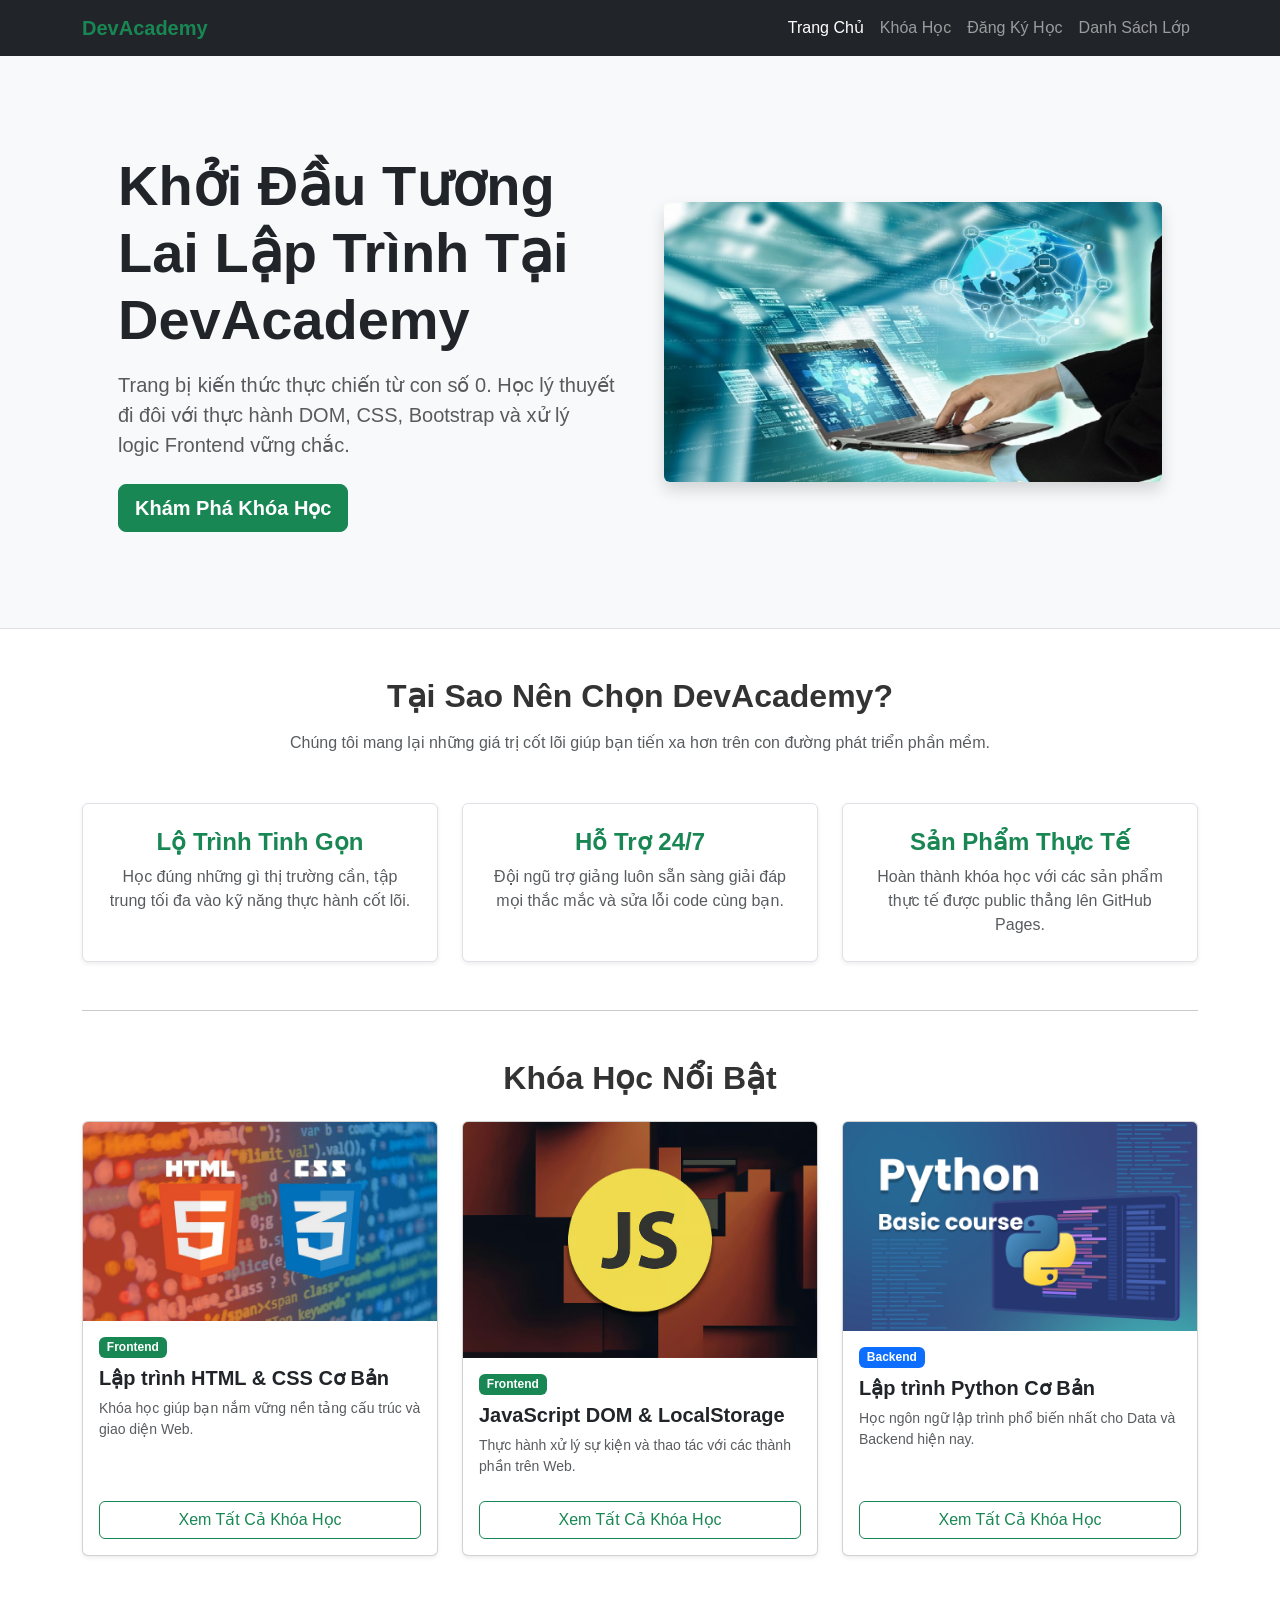
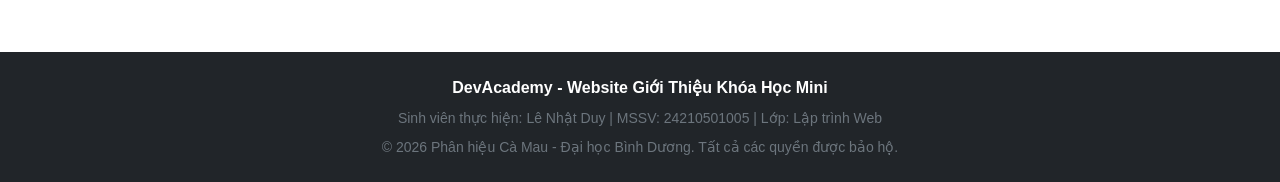
<file: index.html>
<!DOCTYPE html>
<html lang="vi">
<head>
    <meta charset="UTF-8">
    <meta name="viewport" content="width=device-width, initial-scale=1.0">
    <title>DevAcademy - Khóa Học Lập Trình Mini</title>
    <link href="https://cdn.jsdelivr.net/npm/bootstrap@5.3.2/dist/css/bootstrap.min.css" rel="stylesheet">
    <link rel="stylesheet" href="assets/css/style.css">
</head>
<body>

    <nav class="navbar navbar-expand-lg navbar-dark bg-dark sticky-top">
        <div class="container">
            <a class="navbar-brand fw-bold text-success" href="index.html">DevAcademy</a>
            <button class="navbar-brand navbar-toggler" type="button" data-bs-toggle="collapse" data-bs-target="#navbarNav">
                <span class="navbar-toggler-icon"></span>
            </button>
            <div class="collapse navbar-collapse" id="navbarNav">
                <ul class="navbar-nav ms-auto">
                    <li class="nav-item"><a class="nav-link active" href="index.html">Trang Chủ</a></li>
                    <li class="nav-item"><a class="nav-link" href="courses.html">Khóa Học</a></li>
                    <li class="nav-item"><a class="nav-link" href="register.html">Đăng Ký Học</a></li>
                    <li class="nav-item"><a class="nav-link" href="registrations.html">Danh Sách Lớp</a></li>
                </ul>
            </div>
        </div>
    </nav>

    <header class="bg-light py-5 border-bottom mb-5">
        <div class="container px-4 px-lg-5 my-5">
            <div class="row gx-4 gx-lg-5 align-items-center">
                <div class="col-md-6">
                    <h1 class="display-4 fw-bolder text-dark mb-3">Khởi Đầu Tương Lai Lập Trình Tại DevAcademy</h1>
                    <p class="lead fw-normal text-muted mb-4">Trang bị kiến thức thực chiến từ con số 0. Học lý thuyết đi đôi với thực hành DOM, CSS, Bootstrap và xử lý logic Frontend vững chắc.</p>
                    <a class="btn btn-success btn-lg fw-bold" href="courses.html">Khám Phá Khóa Học</a>
                </div>
                <div class="col-md-6">
                    <img class="img-fluid rounded shadow" src="assets/images/ảnh 1.jpg" alt="Banner Lập Trình">
                </div>
            </div>
        </div>
    </header>

    <main class="container mb-5">
        <section class="text-center mb-5">
            <h2 class="fw-bold mb-3">Tại Sao Nên Chọn DevAcademy?</h2>
            <p class="text-muted">Chúng tôi mang lại những giá trị cốt lõi giúp bạn tiến xa hơn trên con đường phát triển phần mềm.</p>
            
            <div class="row mt-4 g-4">
                <div class="col-md-4">
                    <div class="p-4 border rounded bg-white shadow-sm h-100">
                        <h4 class="text-success fw-bold">Lộ Trình Tinh Gọn</h4>
                        <p class="text-muted mb-0">Học đúng những gì thị trường cần, tập trung tối đa vào kỹ năng thực hành cốt lõi.</p>
                    </div>
                </div>
                <div class="col-md-4">
                    <div class="p-4 border rounded bg-white shadow-sm h-100">
                        <h4 class="text-success fw-bold">Hỗ Trợ 24/7</h4>
                        <p class="text-muted mb-0">Đội ngũ trợ giảng luôn sẵn sàng giải đáp mọi thắc mắc và sửa lỗi code cùng bạn.</p>
                    </div>
                </div>
                <div class="col-md-4">
                    <div class="p-4 border rounded bg-white shadow-sm h-100">
                        <h4 class="text-success fw-bold">Sản Phẩm Thực Tế</h4>
                        <p class="text-muted mb-0">Hoàn thành khóa học với các sản phẩm thực tế được public thẳng lên GitHub Pages.</p>
                    </div>
                </div>
            </div>
        </section>

        <hr class="my-5">

        <section>
            <h2 class="fw-bold text-center mb-4">Khóa Học Nổi Bật</h2>
            <div class="row g-4">
                <div class="col-md-4">
                    <div class="card h-100 shadow-sm">
                        <img src="assets/images/ảnh 2.jpg" class="card-img-top" alt="HTML CSS">
                        <div class="card-body d-flex flex-column">
                            <span class="badge bg-success align-self-start mb-2">Frontend</span>
                            <h5 class="card-title fw-bold">Lập trình HTML & CSS Cơ Bản</h5>
                            <p class="card-text text-muted small flex-grow-1">Khóa học giúp bạn nắm vững nền tảng cấu trúc và giao diện Web.</p>
                            <a href="courses.html" class="btn btn-outline-success w-100 mt-2">Xem Tất Cả Khóa Học</a>
                        </div>
                    </div>
                </div>
                <div class="col-md-4">
                    <div class="card h-100 shadow-sm">
                        <img src="assets/images/ảnh 3.avif" class="card-img-top" alt="JS DOM">
                        <div class="card-body d-flex flex-column">
                            <span class="badge bg-success align-self-start mb-2">Frontend</span>
                            <h5 class="card-title fw-bold">JavaScript DOM & LocalStorage</h5>
                            <p class="card-text text-muted small flex-grow-1">Thực hành xử lý sự kiện và thao tác với các thành phần trên Web.</p>
                            <a href="courses.html" class="btn btn-outline-success w-100 mt-2">Xem Tất Cả Khóa Học</a>
                        </div>
                    </div>
                </div>
                <div class="col-md-4">
                    <div class="card h-100 shadow-sm">
                        <img src="assets/images/ảnh 4.png" class="card-img-top" alt="Python">
                        <div class="card-body d-flex flex-column">
                            <span class="badge bg-primary align-self-start mb-2">Backend</span>
                            <h5 class="card-title fw-bold">Lập trình Python Cơ Bản</h5>
                            <p class="card-text text-muted small flex-grow-1">Học ngôn ngữ lập trình phổ biến nhất cho Data và Backend hiện nay.</p>
                            <a href="courses.html" class="btn btn-outline-success w-100 mt-2">Xem Tất Cả Khóa Học</a>
                        </div>
                    </div>
                </div>
            </div>
        </section>
    </main>

    <footer class="bg-dark text-white py-4 mt-5">
        <div class="container text-center">
            <p class="mb-2 fw-bold">DevAcademy - Website Giới Thiệu Khóa Học Mini</p>
            <p class="mb-2 small text-secondary">Sinh viên thực hiện: Lê Nhật Duy | MSSV: 24210501005 | Lớp: Lập trình Web</p>
            <p class="mb-0 small text-secondary">&copy; 2026 Phân hiệu Cà Mau - Đại học Bình Dương. Tất cả các quyền được bảo hộ.</p>
        </div>
    </footer>

    <script src="https://cdn.jsdelivr.net/npm/bootstrap@5.3.2/dist/js/bootstrap.bundle.min.js"></script>
</body>
</html>
</file>
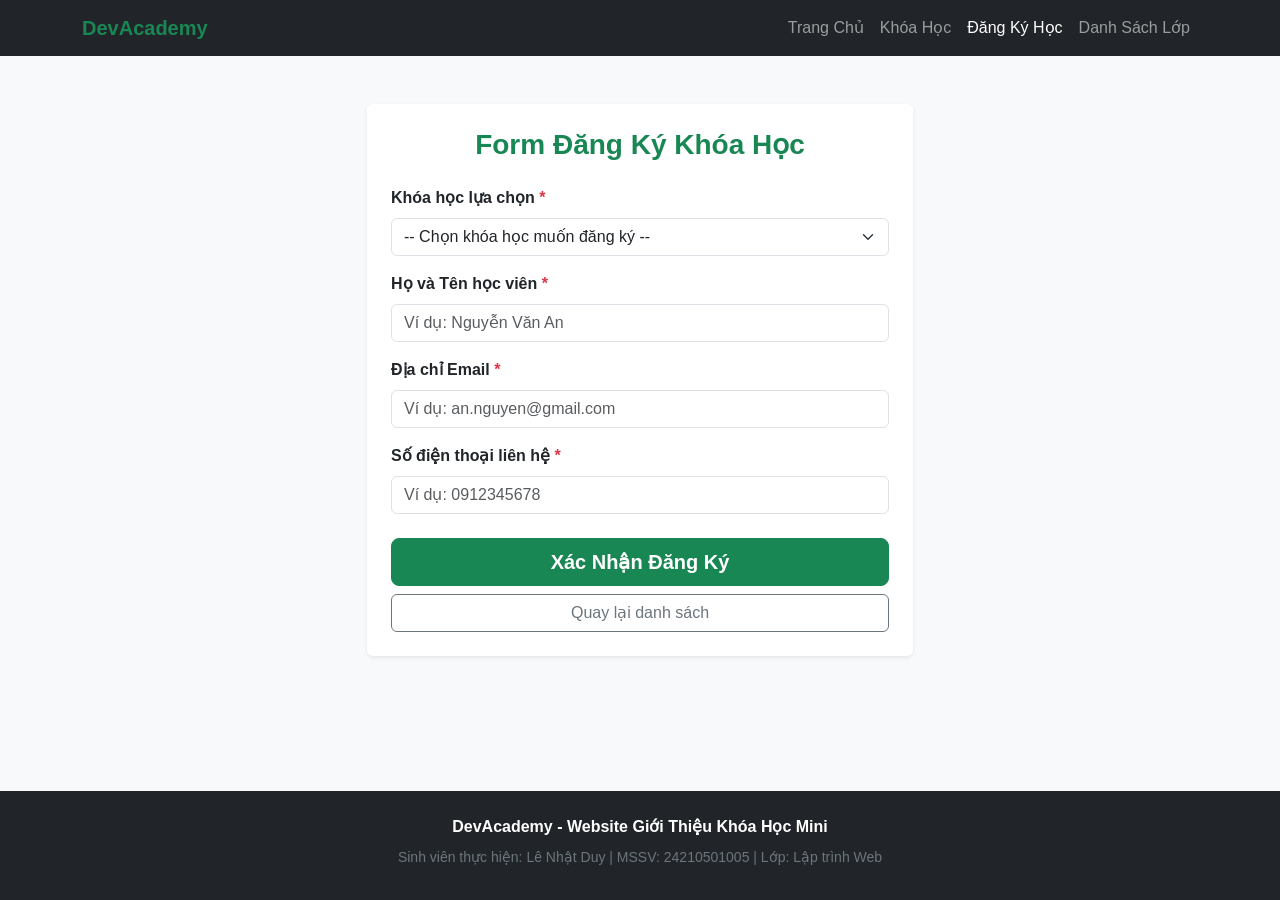
<file: register.html>
<!DOCTYPE html>
<html lang="vi">
<head>
    <meta charset="UTF-8">
    <meta name="viewport" content="width=device-width, initial-scale=1.0">
    <title>Đăng Ký Khóa Học - DevAcademy</title>
    <link href="https://cdn.jsdelivr.net/npm/bootstrap@5.3.2/dist/css/bootstrap.min.css" rel="stylesheet">
    <link rel="stylesheet" href="assets/css/style.css">
</head>
<body class="bg-light">

    <nav class="navbar navbar-expand-lg navbar-dark bg-dark sticky-top">
        <div class="container">
            <a class="navbar-brand fw-bold text-success" href="index.html">DevAcademy</a>
            <button class="navbar-toggler" type="button" data-bs-toggle="collapse" data-bs-target="#navbarNav">
                <span class="navbar-toggler-icon"></span>
            </button>
            <div class="collapse navbar-collapse" id="navbarNav">
                <ul class="navbar-nav ms-auto">
                    <li class="nav-item"><a class="nav-link" href="index.html">Trang Chủ</a></li>
                    <li class="nav-item"><a class="nav-link" href="courses.html">Khóa Học</a></li>
                    <li class="nav-item"><a class="nav-link active" href="register.html">Đăng Ký Học</a></li>
                    <li class="nav-item"><a class="nav-link" href="registrations.html">Danh Sách Lớp</a></li>
                </ul>
            </div>
        </div>
    </nav>

    <div class="container mt-5">
        <div class="row justify-content-center">
            <div class="col-md-8 col-lg-6">
                <div class="card shadow-sm p-4 bg-white rounded border-0">
                    <h3 class="fw-bold text-center text-success mb-4">Form Đăng Ký Khóa Học</h3>
                    
                    <form id="registrationForm" novalidate>
                        
                        <div class="mb-3">
                            <label for="courseSelect" class="form-label fw-bold">Khóa học lựa chọn <span class="text-danger">*</span></label>
                            <select id="courseSelect" class="form-select">
                                <option value="">-- Chọn khóa học muốn đăng ký --</option>
                                </select>
                            <div class="invalid-feedback" id="courseError">Vui lòng chọn một khóa học.</div>
                        </div>

                        <div class="mb-3">
                            <label for="fullName" class="form-label fw-bold">Họ và Tên học viên <span class="text-danger">*</span></label>
                            <input type="text" id="fullName" class="form-control" placeholder="Ví dụ: Nguyễn Văn An">
                            <div class="invalid-feedback" id="nameError">Họ tên không được để trống và phải từ 5 ký tự trở lên.</div>
                        </div>

                        <div class="mb-3">
                            <label for="email" class="form-label fw-bold">Địa chỉ Email <span class="text-danger">*</span></label>
                            <input type="email" id="email" class="form-control" placeholder="Ví dụ: an.nguyen@gmail.com">
                            <div class="invalid-feedback" id="emailError">Email không đúng định dạng (thiếu @ hoặc tên miền).</div>
                        </div>

                        <div class="mb-3">
                            <label for="phone" class="form-label fw-bold">Số điện thoại liên hệ <span class="text-danger">*</span></label>
                            <input type="tel" id="phone" class="form-control" placeholder="Ví dụ: 0912345678">
                            <div class="invalid-feedback" id="phoneError">Số điện thoại phải gồm 10 chữ số và bắt đầu bằng số 0.</div>
                        </div>

                        <div class="d-grid gap-2 mt-4">
                            <button type="submit" class="btn btn-success btn-lg fw-bold">Xác Nhận Đăng Ký</button>
                            <a href="courses.html" class="btn btn-outline-secondary">Quay lại danh sách</a>
                        </div>
                    </form>

                </div>
            </div>
        </div>
    </div>

    <footer class="bg-dark text-white py-4 mt-5">
        <div class="container text-center">
            <p class="mb-2 fw-bold">DevAcademy - Website Giới Thiệu Khóa Học Mini</p>
            <p class="mb-2 small text-secondary">Sinh viên thực hiện: Lê Nhật Duy | MSSV: 24210501005 | Lớp: Lập trình Web</p>
        </div>
    </footer>

    <script src="assets/js/data.js"></script>
    <script src="https://cdn.jsdelivr.net/npm/bootstrap@5.3.2/dist/js/bootstrap.bundle.min.js"></script>
    <script src="assets/js/main.js"></script>
</body>
</html>
</file>
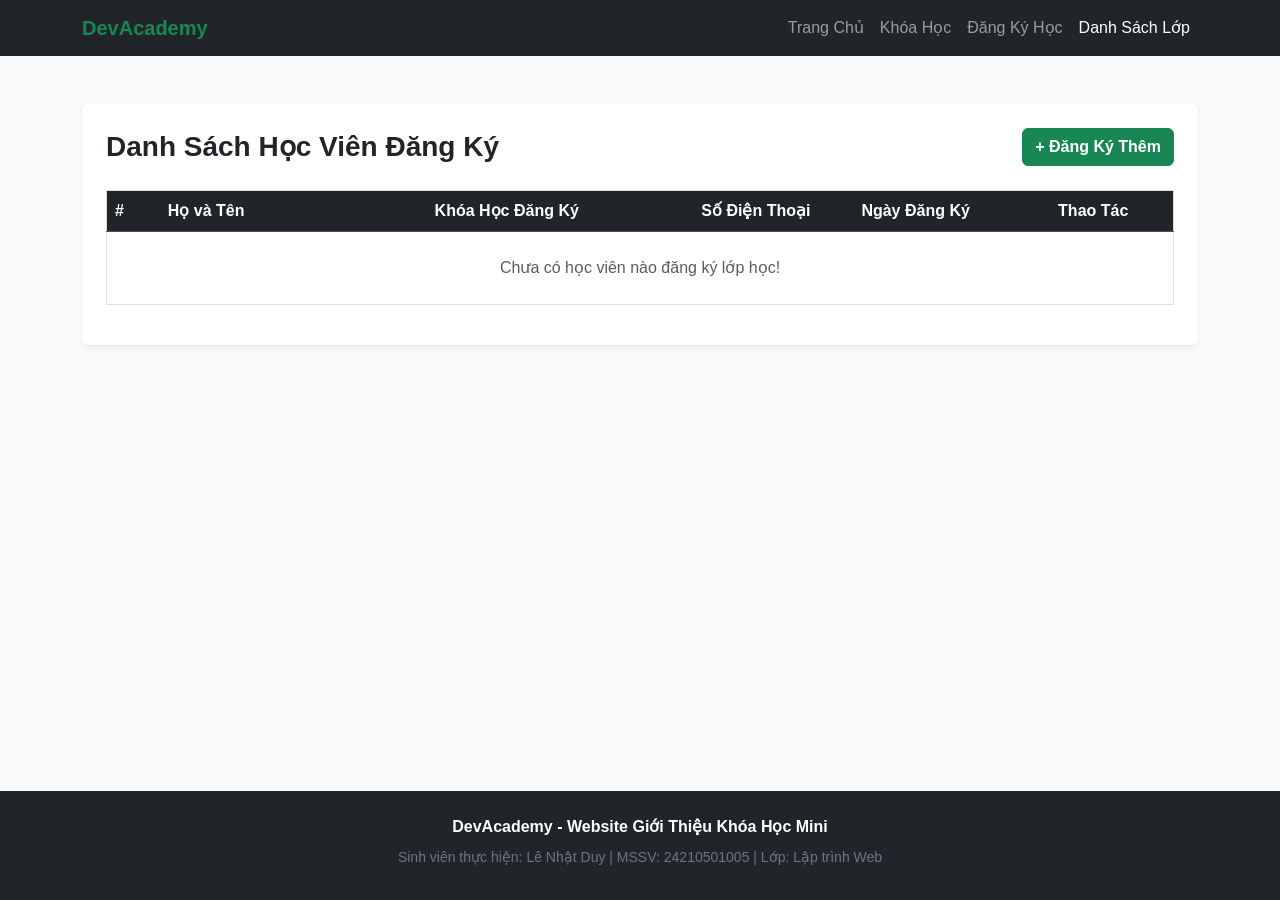
<file: registrations.html>
<!DOCTYPE html>
<html lang="vi">
<head>
    <meta charset="UTF-8">
    <meta name="viewport" content="width=device-width, initial-scale=1.0">
    <title>Danh Sách Lớp Học - DevAcademy</title>
    <link href="https://cdn.jsdelivr.net/npm/bootstrap@5.3.2/dist/css/bootstrap.min.css" rel="stylesheet">
    <link rel="stylesheet" href="assets/css/style.css">
</head>
<body class="bg-light">

    <nav class="navbar navbar-expand-lg navbar-dark bg-dark sticky-top">
        <div class="container">
            <a class="navbar-brand fw-bold text-success" href="index.html">DevAcademy</a>
            <button class="navbar-toggler" type="button" data-bs-toggle="collapse" data-bs-target="#navbarNav">
                <span class="navbar-toggler-icon"></span>
            </button>
            <div class="collapse navbar-collapse" id="navbarNav">
                <ul class="navbar-nav ms-auto">
                    <li class="nav-item"><a class="nav-link" href="index.html">Trang Chủ</a></li>
                    <li class="nav-item"><a class="nav-link" href="courses.html">Khóa Học</a></li>
                    <li class="nav-item"><a class="nav-link" href="register.html">Đăng Ký Học</a></li>
                    <li class="nav-item"><a class="nav-link active" href="registrations.html">Danh Sách Lớp</a></li>
                </ul>
            </div>
        </div>
    </nav>

    <div class="container mt-5">
        <div class="card shadow-sm p-4 bg-white rounded border-0">
            <div class="d-flex justify-content-between align-items-center mb-4 flex-wrap gap-2">
                <h3 class="fw-bold text-dark mb-0">Danh Sách Học Viên Đăng Ký</h3>
                <a href="register.html" class="btn btn-success fw-bold">+ Đăng Ký Thêm</a>
            </div>
            
            <div class="table-responsive">
                <table class="table table-hover align-middle border">
                    <thead class="table-dark">
                        <tr>
                            <th scope="col" style="width: 5%">#</th>
                            <th scope="col" style="width: 25%">Họ và Tên</th>
                            <th scope="col" style="width: 25%">Khóa Học Đăng Ký</th>
                            <th scope="col" style="width: 15%">Số Điện Thoại</th>
                            <th scope="col" style="width: 15%">Ngày Đăng Ký</th>
                            <th scope="col" style="width: 15%" class="text-center">Thao Tác</th>
                        </tr>
                    </thead>
                    <tbody id="registrationTableBody">
                        </tbody>
                </table>
            </div>

        </div>
    </div>

    <footer class="bg-dark text-white py-4 mt-5">
        <div class="container text-center">
            <p class="mb-2 fw-bold">DevAcademy - Website Giới Thiệu Khóa Học Mini</p>
            <p class="mb-2 small text-secondary">Sinh viên thực hiện: Lê Nhật Duy | MSSV: 24210501005 | Lớp: Lập trình Web</p>
        </div>
    </footer>

    <script src="https://cdn.jsdelivr.net/npm/bootstrap@5.3.2/dist/js/bootstrap.bundle.min.js"></script>
    <script src="assets/js/main.js"></script>
</body>
</html>
</file>
<file: assets/css/style.css>
/* assets/css/style.css */

/* 1. THIẾT LẬP PHÔNG CHỮ CHUNG CHO TOÀN WEBSITE */
body {
    font-family: 'Segoe UI', Tahoma, Geneva, Verdana, sans-serif;
    color: #333333;
    display: flex;
    flex-direction: column;
    min-height: 100vh; /* Giúp đẩy footer luôn nằm dưới đáy màn hình dù trang ít nội dung */
}

/* Đảm bảo phần main co giãn để đẩy footer xuống */
main, .container {
    flex: 1 0 auto;
}

/* 2. HIỆU ỨNG CHO CÁC THẺ CARD KHÓA HỌC (TRANSITION & HOVER) */
.transition-card {
    transition: transform 0.3s ease, box-shadow 0.3s ease;
    border-radius: 10px;
    overflow: hidden; /* Giúp bo góc cả phần ảnh phía trên card */
}

/* Khi người dùng rê chuột vào ô khóa học, thẻ sẽ nổi lên và đổ bóng đậm hơn */
.transition-card:hover {
    transform: translateY(-5px); /* Nhấc card lên 5 pixel */
    box-shadow: 0 10px 20px rgba(0, 0, 0, 0.15) !important; /* Đổ bóng đậm hơn */
}

/* 3. ĐỒNG BỘ HIỂN THỊ TIÊU ĐỀ KHÓA HỌC */
/* Giúp tiêu đề khóa học nếu quá dài sẽ tự ngắt bằng dấu 3 chấm sau 2 dòng, không làm lệch chiều cao các card */
.text-truncate-2 {
    display: -webkit-box;
    -webkit-line-clamp: 2;
    -webkit-box-orient: vertical;
    overflow: hidden;
    height: 48px; /* Cố định chiều cao dòng tiêu đề */
}

/* 4. TÙY BIẾN VIỀN Ô NHẬP LIỆU FORM KHI BỊ LỖI HOẶC HỢP LỆ */
/* Làm nổi bật màu xanh lá khi nhập đúng */
.form-control.is-valid, .form-select.is-valid {
    border-color: #198754 !important;
    background-image: url("data:image/svg+xml,%3csvg xmlns='http://www.w3.org/2000/svg' viewBox='0 0 8 8'%3e%3cpath fill='%23198754' d='M2.3 6.73L.6 4.53c-.4-1.04.46-1.4 1.1-.8l1.1 1.4 3.4-3.8c.6-.63 1.6-.27 1.2.7l-4 4.6c-.43.5-.8.4-1.1.1z'/%3e%3c/svg%3e");
}

/* Làm nổi bật màu đỏ khi nhập sai */
.form-control.is-invalid, .form-select.is-invalid {
    border-color: #dc3545 !important;
}

/* 5. TÙY BIẾN THANH CUỘN (SCROLLBAR) CHO ĐẸP VÀ HIỆN ĐẠI */
::-webkit-scrollbar {
    width: 8px;
}
::-webkit-scrollbar-track {
    background: #f1f1f1;
}
::-webkit-scrollbar-thumb {
    background: #198754; /* Màu xanh lá đồng bộ thương hiệu web */
    border-radius: 4px;
}
::-webkit-scrollbar-thumb:hover {
    background: #146c43;
}
</file>
